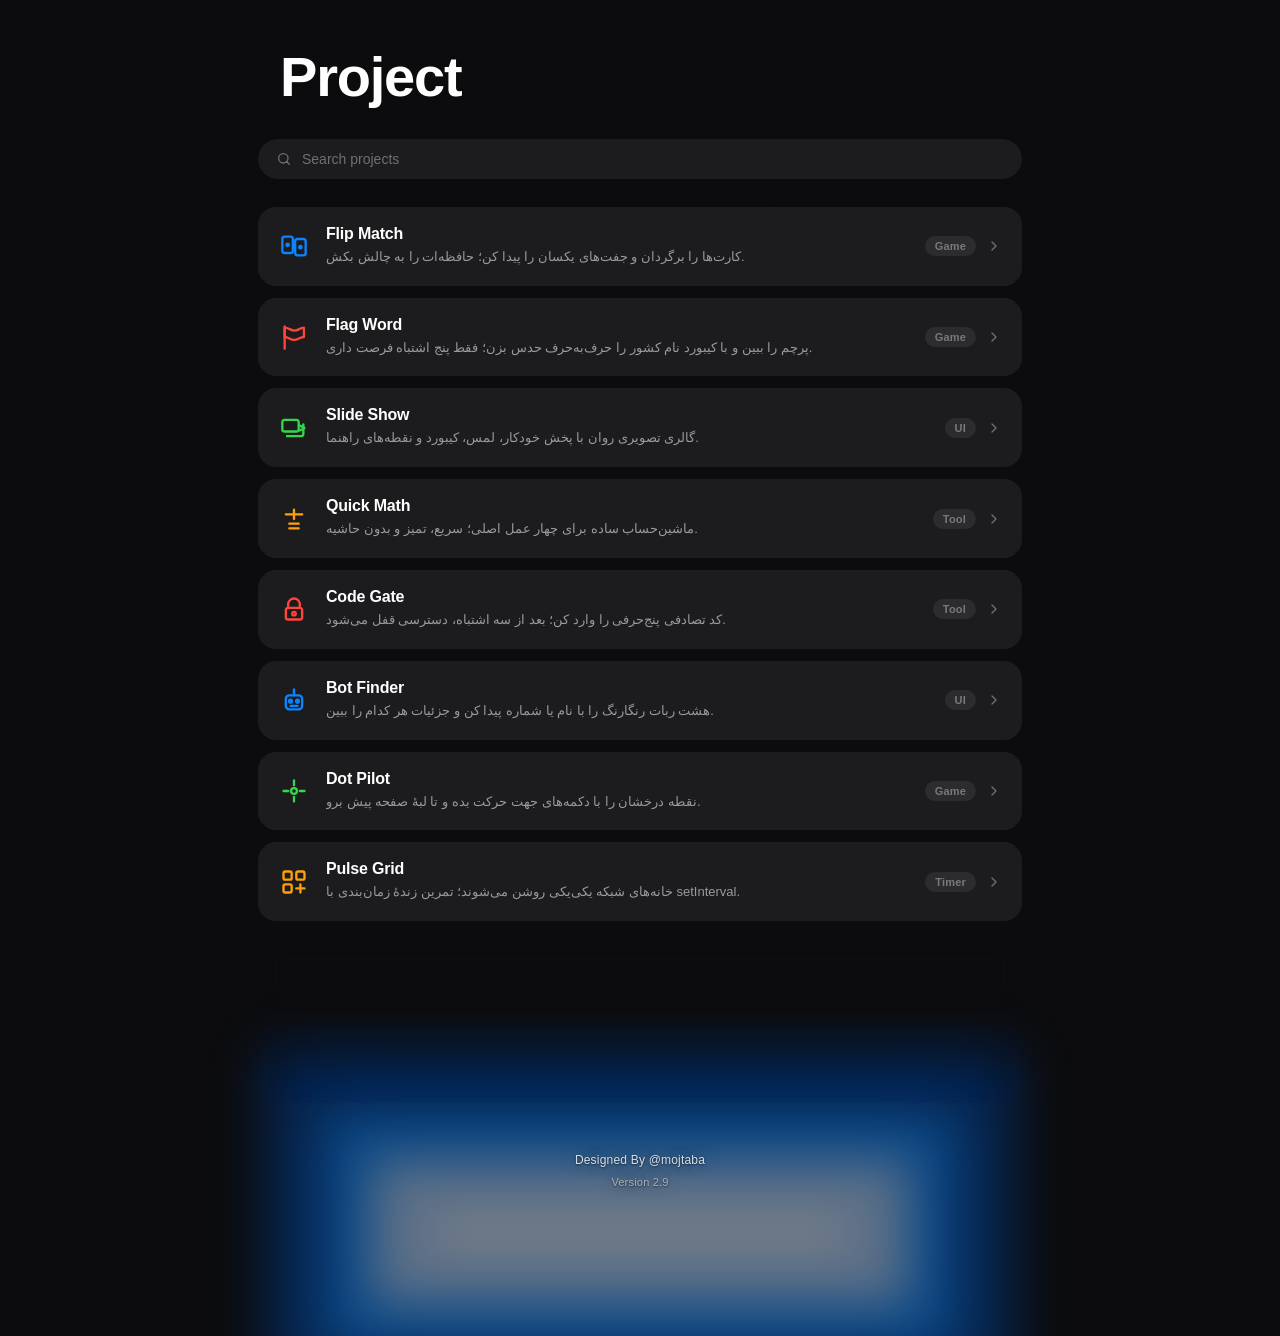
<file: index.html>
<!doctype html>
<html lang="en">
<head>
    <meta charset="UTF-8">
    <meta name="viewport"
          content="width=device-width, user-scalable=no, initial-scale=1.0, maximum-scale=1.0, minimum-scale=1.0">
    <meta name="theme-color" media="(min-width: 641px)" content="#0C0C0E">
    <meta name="theme-color" media="(max-width: 640px)" content="#000000">
    <meta http-equiv="X-UA-Compatible" content="ie=edge">

    <link rel="icon" type="image/png" sizes="64x64" href="icons/favicon.png">
    <link rel="icon" type="image/png" sizes="192x192" href="icons/icon-192.png">
    <link rel="apple-touch-icon" sizes="180x180" href="icons/apple-touch-icon.png">

    <title>Project</title>
    <link rel="stylesheet" href="style.css">
</head>
<body>

<div class="app">


    <div class="sticky-top">
        <header class="hero">
            <h1>Project</h1>
        </header>

        <div class="listHead">
            <div class="search-wrap">
                <svg viewBox="0 0 24 24" aria-hidden="true"><circle cx="11" cy="11" r="7"/><path d="m20 20-4-4"/></svg>
                <input id="search" type="search" placeholder="Search projects" aria-label="Search projects" autocomplete="off">
            </div>
        </div>
    </div>


    <div id="projects" class="box"></div>

    <div id="empty" class="empty">No project matches your search.</div>


    <div class="footer">
        <span class="footer-credit">Designed By @mojtaba</span>
        <span class="footer-version">Version 2.9</span>
    </div>

    <div class="page-end-glow" aria-hidden="true"></div>

</div>

<div id="pilot" class="pilot" data-active="false">
    <div class="pilot-menu" id="pilot-menu" role="listbox" aria-label="Suggestions" hidden></div>
    <div class="pilot-bar">
        <div class="pilot-lead" id="pilot-lead" aria-hidden="true">
            <svg class="pilot-soft-tri" viewBox="0 0 24 24"><path d="M9.2 5.8c0-1 1.1-1.6 1.9-1.1l9 5.7c.8.5.8 1.7 0 2.2l-9 5.7c-.8.5-1.9-.1-1.9-1.1V5.8z"/></svg>
        </div>
        <div class="pilot-field">
            <input
                id="pilot-input"
                class="pilot-input"
                type="text"
                autocomplete="off"
                spellcheck="false"
                placeholder="Type a command…"
                aria-label="Pilot commands"
                tabindex="-1"
            >
        </div>
    </div>
</div>

<script src="pilot.js"></script>
<script src="code.js"></script>
</body>
</html>
</file>
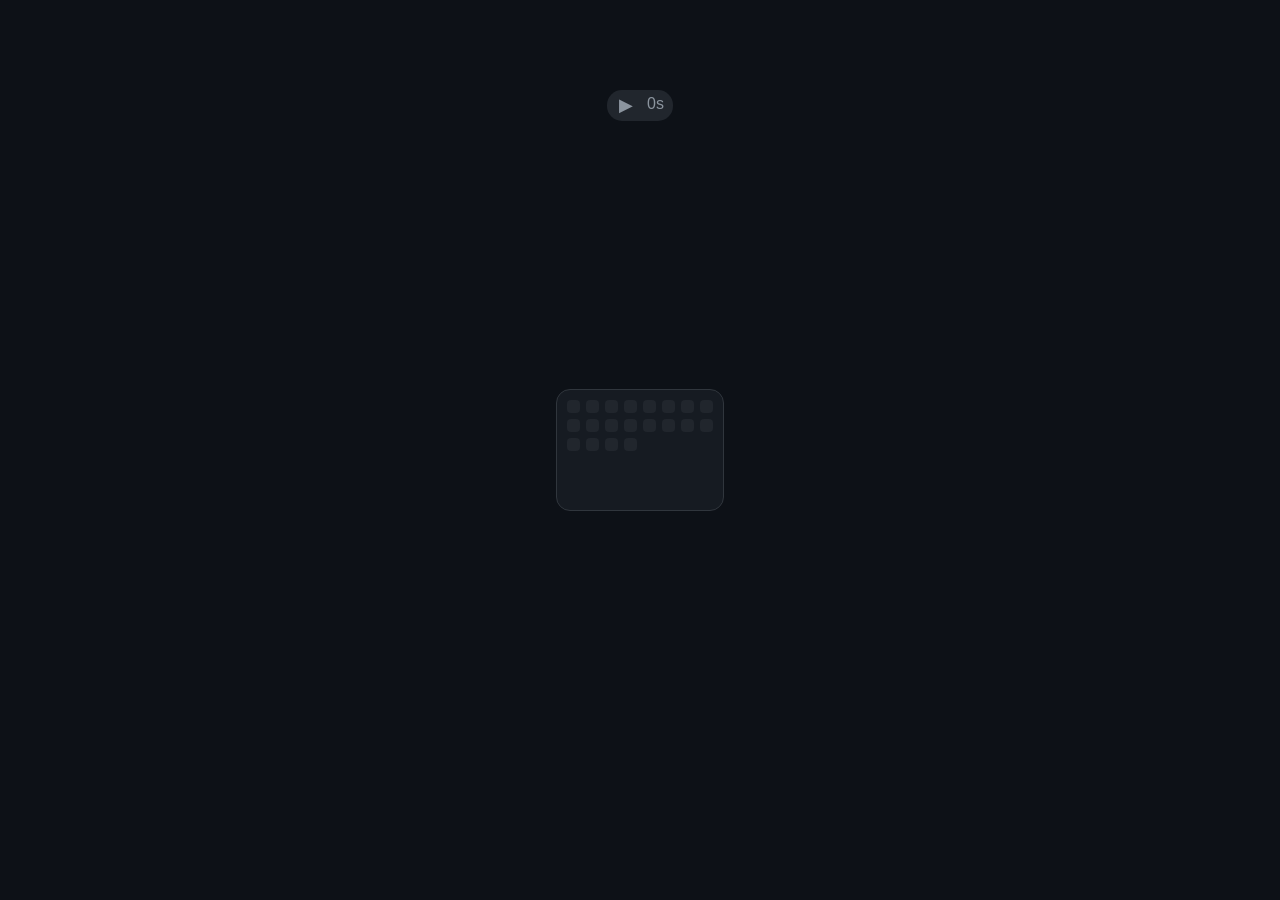
<file: w2/index.html>
<!DOCTYPE html>
<html lang="en">
<head>
    <meta charset="UTF-8">
    <title>ww2</title>
    <link rel="stylesheet" href="style.css">

</head>
<body>

<div class="d0">
    <div onclick="act(0)" class="d1"></div>
    <div onclick="act(1)" class="d1"></div>
    <div onclick="act(2)" class="d1"></div>
    <div onclick="act(3)" class="d1"></div>
    <div onclick="act(4)" class="d1"></div>
    <div onclick="act(5)" class="d1"></div>
    <div onclick="act(6)" class="d1"></div>
    <div onclick="act(7)" class="d1"></div>
    <div onclick="act(8)" class="d1"></div>
    <div onclick="act(9)" class="d1"></div>
    <div onclick="act(10)" class="d1"></div>
    <div onclick="act(11)" class="d1"></div>
    <div onclick="act(12)" class="d1"></div>
    <div onclick="act(13)" class="d1"></div>
    <div onclick="act(14)" class="d1"></div>
    <div onclick="act(15)" class="d1"></div>
    <div onclick="act(16)" class="d1"></div>
    <div onclick="act(17)" class="d1"></div>
    <div onclick="act(18)" class="d1"></div>
    <div onclick="act(19)" class="d1"></div>

</div>


<div class="dd">

    <button class="bb" id="b1" onclick="set()">▶</button>
    <button class="bb" id="b2" onclick="clr()">⏸</button>
    <button class="bb" id="b3" onclick="rst()">R</button>
    <p id="p1">0s</p>

</div>




<script src="code.js"></script>
</body>
</html>
</file>
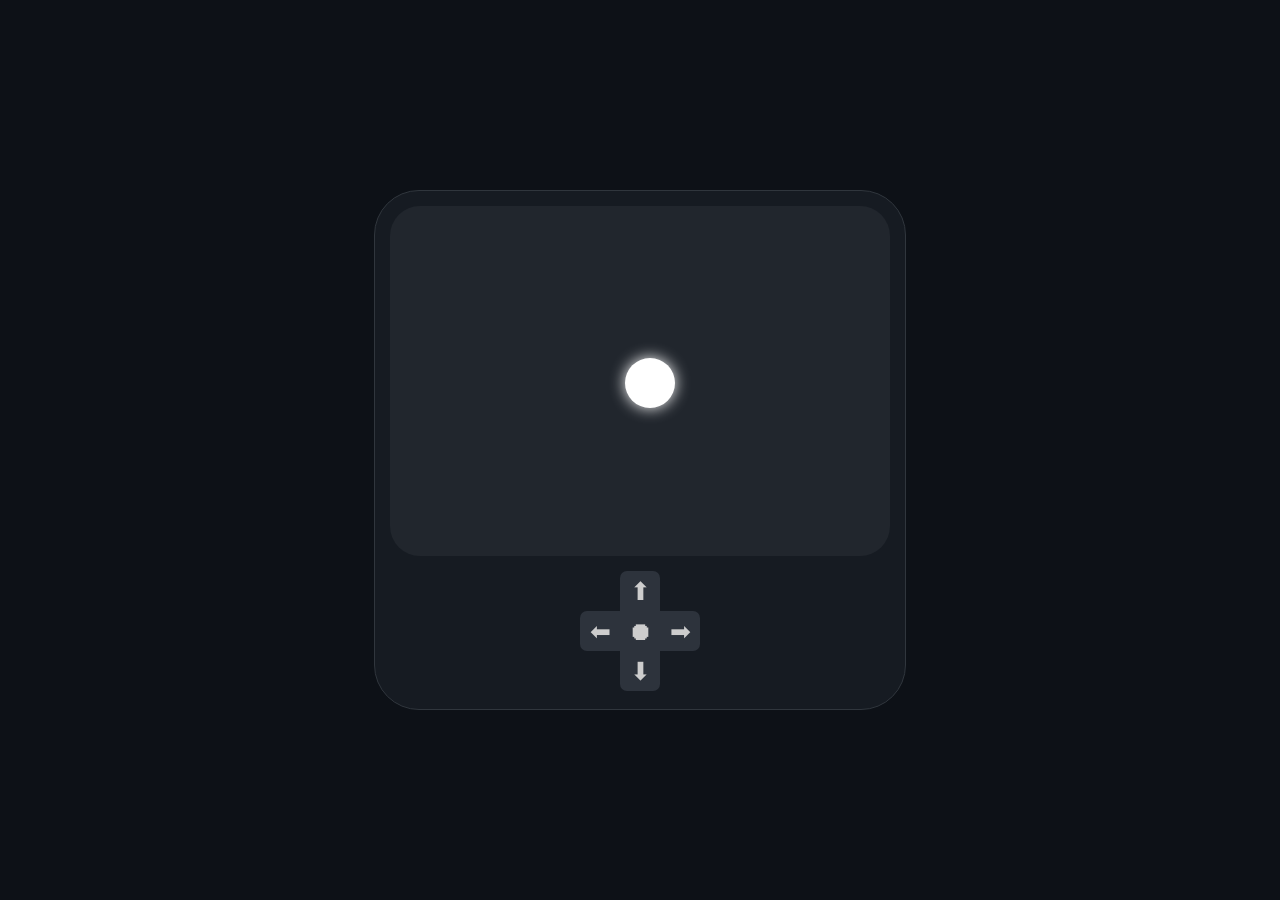
<file: w3/index.html>
<!doctype html>
<html lang="en">
<head>
    <meta charset="UTF-8">
    <meta name="viewport"
          content="width=device-width, user-scalable=no, initial-scale=1.0, maximum-scale=1.0, minimum-scale=1.0">
    <meta http-equiv="X-UA-Compatible" content="ie=edge">
    <title>Document</title>
    <link rel="stylesheet" href="style.css">
</head>
<body>

<div id="org">
    <div id="box">
        <div id="m1"></div>
    </div>

    <div id="cont">
        <button onclick="s_a()" class="bb" id="ba">⬆</button>
        <button onclick="s_d()" class="bb" id="bd">⬇</button>
        <button onclick="s_l()" class="bb" id="bl">⬅</button>
        <button onclick="s_r()" class="bb" id="br">➡</button>
        <button ondblclick="ff()" onclick="s_0()" class="bb" id="b0">⏺</button>
    </div>

</div>




<script src="code.js"></script>
</body>
</html>
</file>
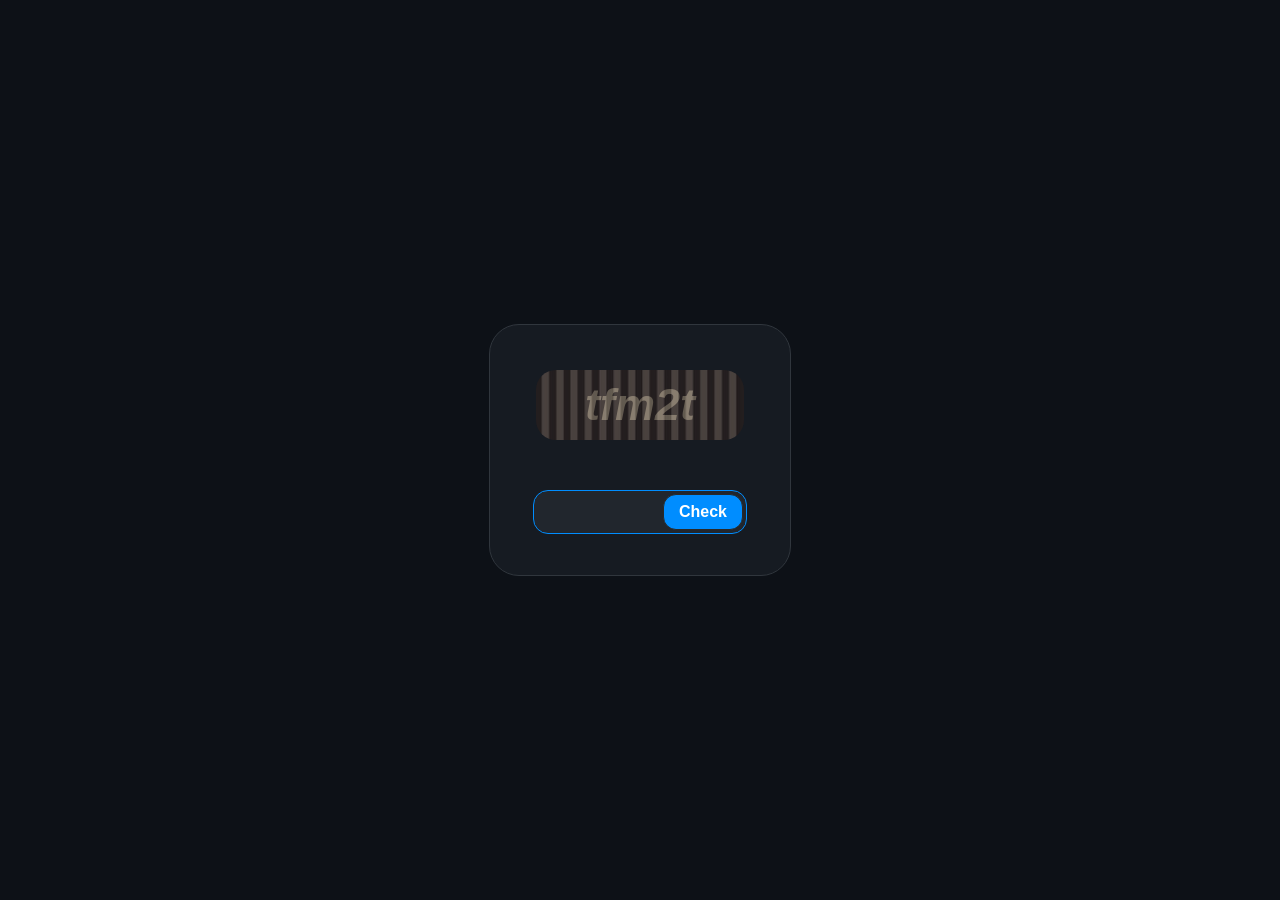
<file: w5/index.html>
<!doctype html>
<html lang="en">
<head>
    <meta charset="UTF-8">
    <meta name="viewport"
          content="width=device-width, user-scalable=no, initial-scale=1.0, maximum-scale=1.0, minimum-scale=1.0">
    <meta http-equiv="X-UA-Compatible" content="ie=edge">
    <title>Captcha</title>
    <link rel="stylesheet" href="style.css">
</head>
<body>

<div id="box">

    <h1 id="h1"></h1>
    <img id="img" src="img.png">
    <input id="i1">
    <button id="b1" onclick="f1()">Check</button>
</div>


<script src="code.js"></script>
</body>
</html>
</file>
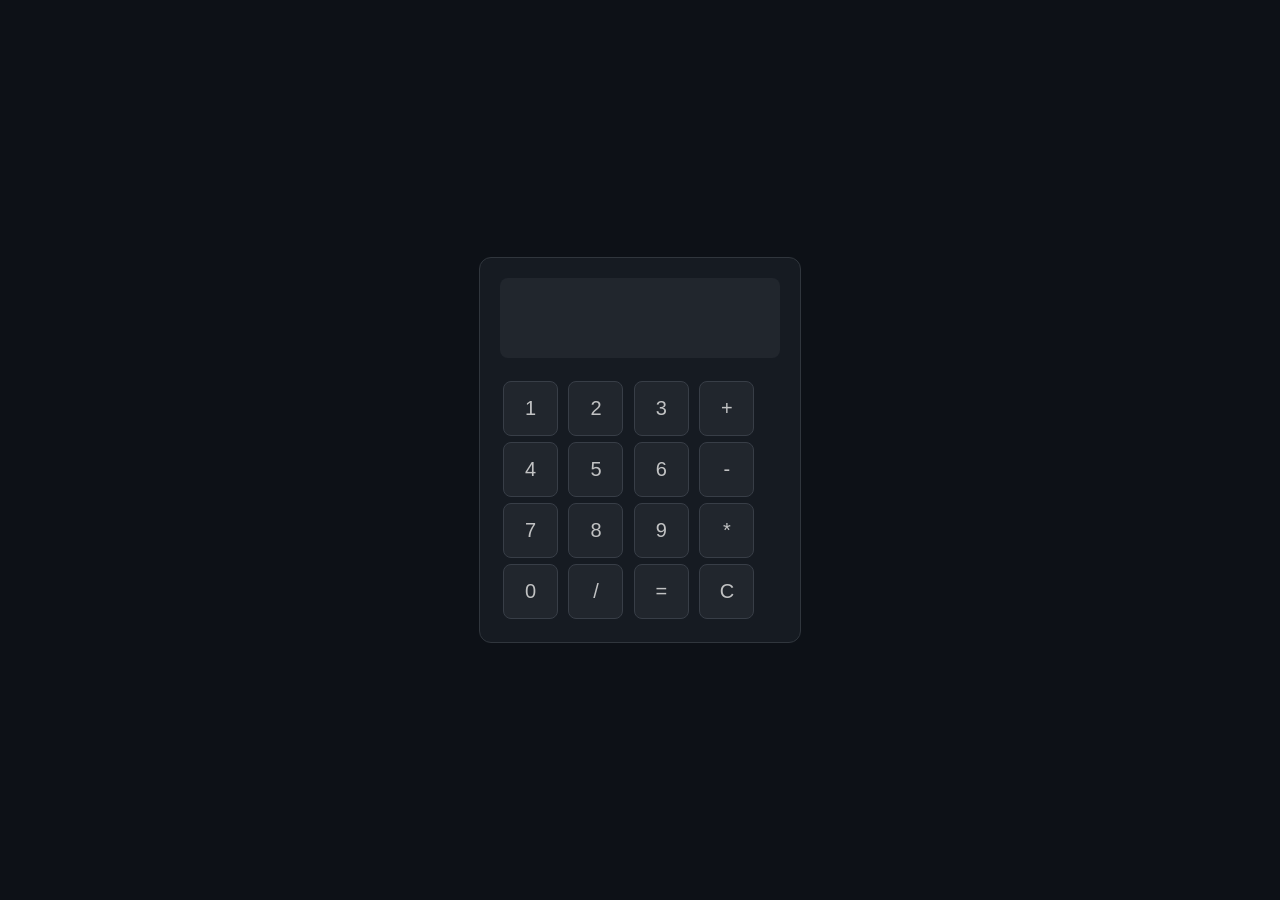
<file: w6/index.html>
<!DOCTYPE html>
<html lang="en">
<head>
    <meta charset="UTF-8">
    <meta name="viewport" content="width=device-width, initial-scale=1.0">
    <title>Calculator</title>
    <link rel="stylesheet" href="style.css">
</head>
<body>

<div id="box">

    <h1 id="h1">

    </h1>

    <button onclick="solve(this)">1</button>
    <button onclick="solve(this)">2</button>
    <button onclick="solve(this)">3</button>
    <button onclick="solve(this)">+</button>
    <button onclick="solve(this)">4</button>
    <button onclick="solve(this)">5</button>
    <button onclick="solve(this)">6</button>
    <button onclick="solve(this)">-</button>
    <button onclick="solve(this)">7</button>

    <button onclick="solve(this)">8</button>
    <button onclick="solve(this)">9</button>
    <button onclick="solve(this)">*</button>
    <button onclick="solve(this)">0</button>
    <button onclick="solve(this)">/</button>
    <button onclick="solve(this)">=</button>
    <button onclick="solve(this)">C</button>

</div>

<script src="code.js"></script>

</body>
</html>
</file>
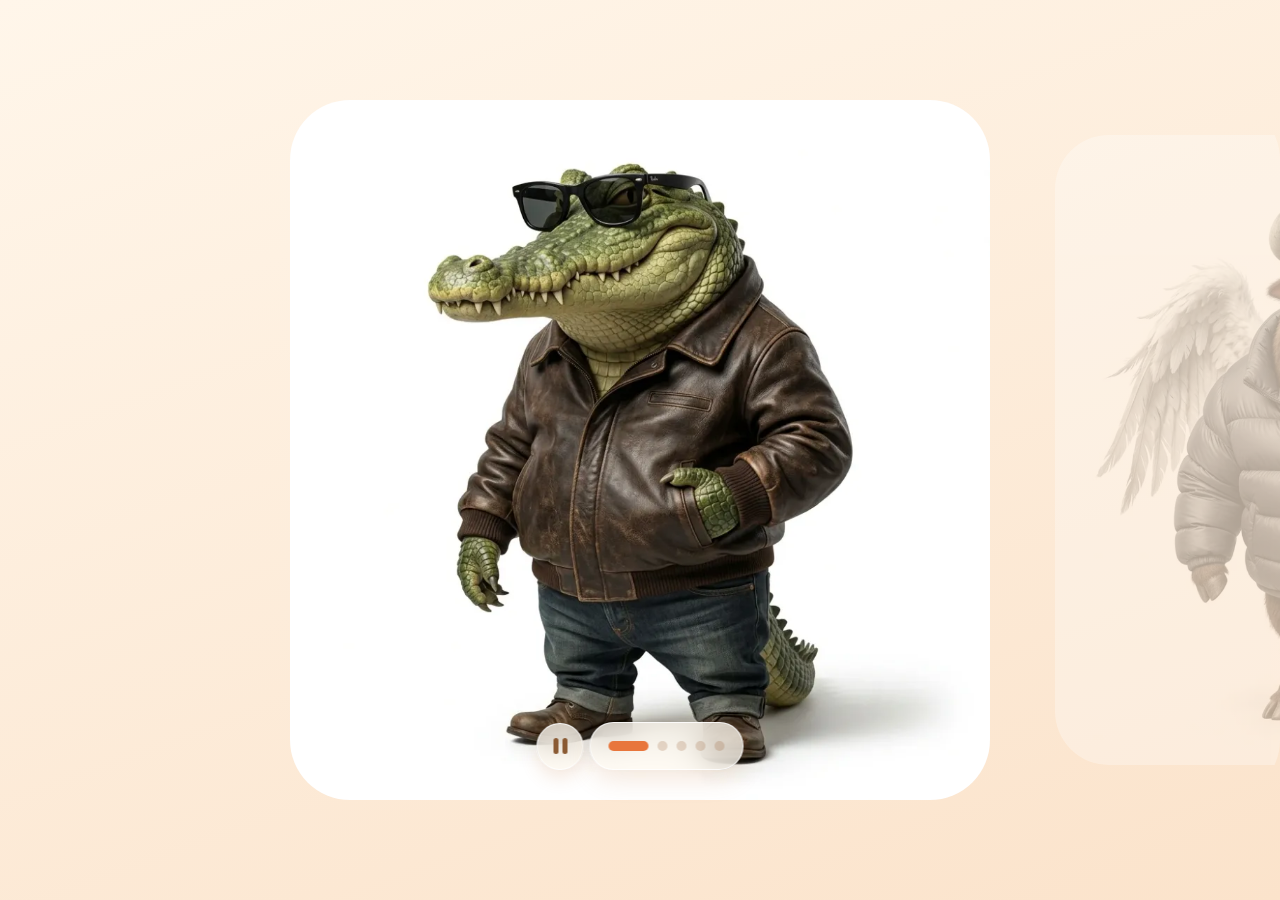
<file: w7/index.html>
<!DOCTYPE html>
<html lang="en">
<head>
    <meta charset="UTF-8">
    <meta name="viewport" content="width=device-width, initial-scale=1.0">
    <title>carouser</title>
    <link rel="stylesheet" href="style.css">
</head>
<body>

<div class="container">
    <div id="viewport">
        <div id="box">
            <img class="pic" src="img/01.png" alt="slide 1">
            <img class="pic" src="img/02.png" alt="slide 2">
            <img class="pic" src="img/03.png" alt="slide 3">
            <img class="pic" src="img/04.png" alt="slide 4">
            <img class="pic" src="img/06.png" alt="slide 5">
        </div>
    </div>

    <div id="boxing">
        <button type="button" onclick="set_timer()" id="btm" class="bt" aria-label="Pause">
            <svg class="icon icon-pause" viewBox="0 0 24 24" width="24" height="24" aria-hidden="true">
                <rect x="5" y="4" width="5" height="16" rx="2.5"/>
                <rect x="14" y="4" width="5" height="16" rx="2.5"/>
            </svg>
            <svg class="icon icon-play" viewBox="0 0 24 24" width="24" height="24" aria-hidden="true">
                <path d="M7.2 5.2v13.6c0 1.2 1.3 1.9 2.3 1.2l10.2-6.8c.9-.6.9-2 0-2.6L9.5 4c-1-.7-2.3 0-2.3 1.2z"/>
            </svg>
        </button>
        <div id="box-dot"></div>
    </div>
</div>

<script src="code.js"></script>
</body>
</html>
</file>
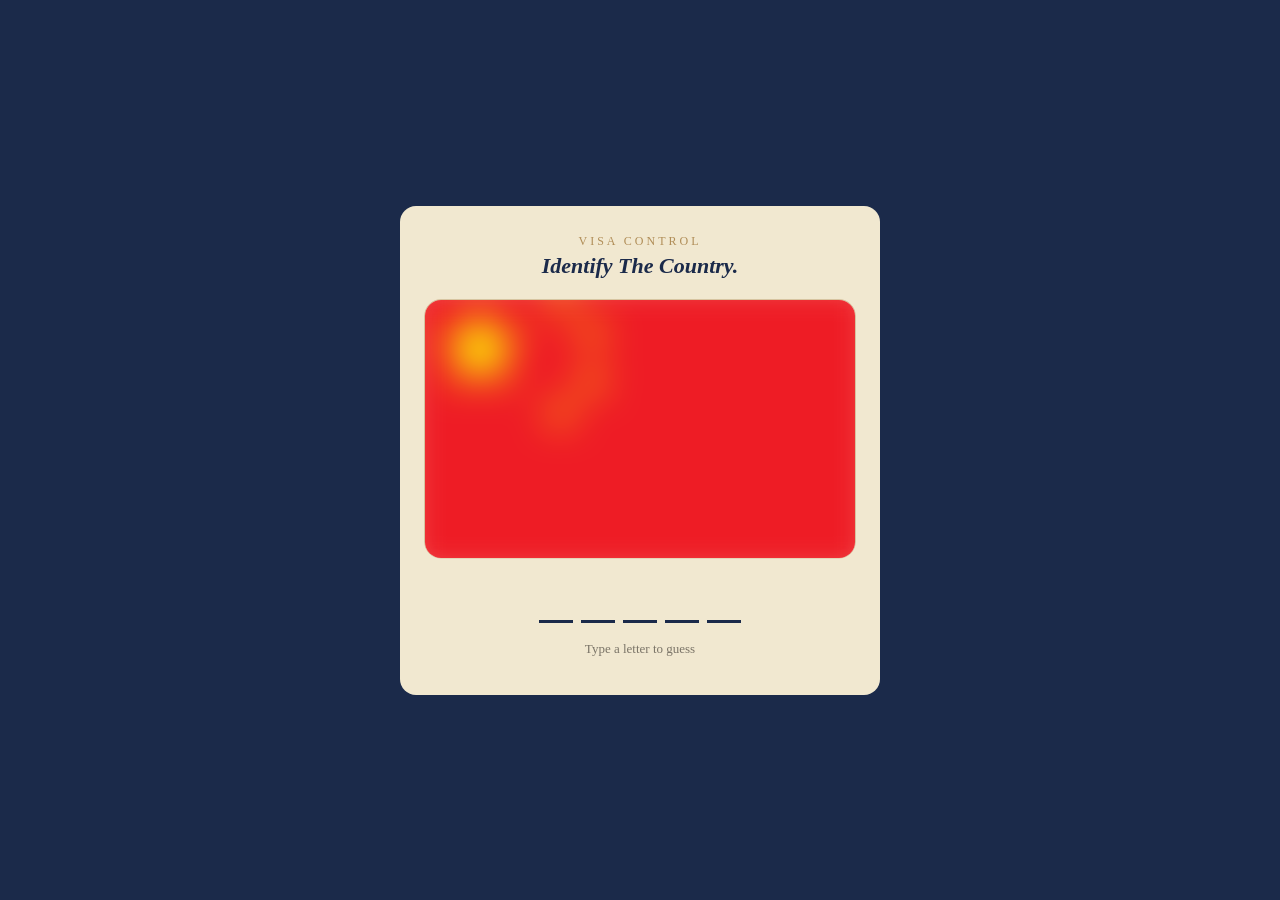
<file: w8/index.html>
<!doctype html>
<html lang="en">
<head>
    <meta charset="UTF-8">
    <meta name="viewport"
          content="width=device-width, user-scalable=no, initial-scale=1.0, maximum-scale=1.0, minimum-scale=1.0">
    <meta http-equiv="X-UA-Compatible" content="ie=edge">
    <title>HangMan</title>
    <link rel="stylesheet" href="style.css">
</head>
<body>

<div id="box">
    <p id="eyebrow">VISA CONTROL</p>
    <h2 id="title">Identify The Country.</h2>

    <div id="d1">
        <div id="pic_box"></div>
    </div>

    <h1 id="heder"></h1>

    <div id="d2">
        <p id="hint">Type a letter to guess</p>
    </div>
</div>

<script src="code.js"></script>
</body>
</html>
</file>
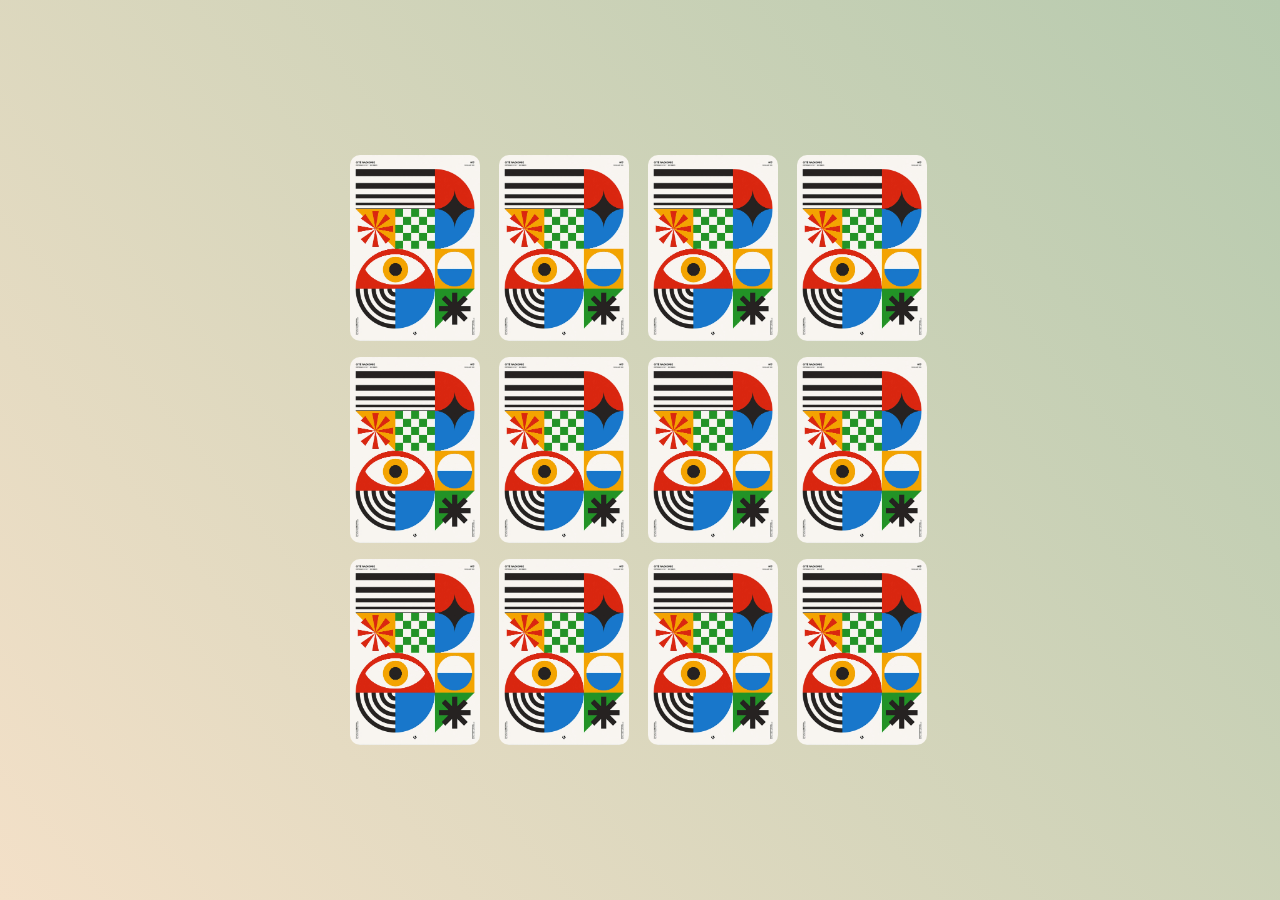
<file: w9/index.html>
<!DOCTYPE html>
<html lang="en">
<head>
    <meta charset="UTF-8">
    <meta name="viewport" content="width=device-width, initial-scale=1.0">
    <title>Memory Game</title>
    <link rel="stylesheet" href="style.css">
</head>
<body>

   <div class="box">
    <button class="card" onclick="run(this)">
        <div class="pic">
        <img class="back" src="img/01.png">
        <img class="front" src="img/back.png">
        </div>
    </button>

    <button class="card" onclick="run(this)">
        <div class="pic">
        <img class="back" src="img/02.png">
        <img class="front" src="img/back.png">
        </div>
    </button>

    <button class="card" onclick="run(this)">
        <div class="pic">
        <img class="back" src="img/03.png">
        <img class="front" src="img/back.png">
        </div>
    </button>

    <button class="card" onclick="run(this)">
        <div class="pic">
        <img class="back" src="img/04.png">
        <img class="front" src="img/back.png">
        </div>
    </button>

    <button class="card" onclick="run(this)">
        <div class="pic">
        <img class="back" src="img/05.png">
        <img class="front" src="img/back.png">
        </div>
    </button>

    <button class="card" onclick="run(this)">
        <div class="pic">
        <img class="back" src="img/06.png">
        <img class="front" src="img/back.png">
        </div>
    </button>

    <button class="card" onclick="run(this)">
        <div class="pic">
        <img class="back" src="img/01.png">
        <img class="front" src="img/back.png">
        </div>
    </button>

    <button class="card" onclick="run(this)">
        <div class="pic">
        <img class="back" src="img/02.png">
        <img class="front" src="img/back.png">
        </div>
    </button>

    <button class="card" onclick="run(this)">
        <div class="pic">
        <img class="back" src="img/03.png">
        <img class="front" src="img/back.png">
        </div>
    </button>

    <button class="card" onclick="run(this)">
        <div class="pic">
        <img class="back" src="img/04.png">
        <img class="front" src="img/back.png">
        </div>
    </button>

    <button class="card" onclick="run(this)">
        <div class="pic">
        <img class="back" src="img/05.png">
        <img class="front" src="img/back.png">
        </div>
    </button>

    <button class="card" onclick="run(this)">
        <div class="pic">
        <img class="back" src="img/06.png">
        <img class="front" src="img/back.png">
        </div>
    </button>


   </div> 

   <div class="win" id="win">

       <p>YOU WIN</p>
       <button onclick="location.reload()">Play Again</button>
       
   </div>

<script src="code.js"></script>
</body>
</html>
</file>
<file: style.css>
:root{

    --bg-mobile:#000000;
    --bg-desktop:#0C0C0E;
    --card-bg:#1C1C1E;
    --card-bg-hover:#242426;
    --icon-box-bg:#2C2C2E;
    --card-border:transparent;
    --title-color:#FFFFFF;
    --desc-color:rgba(235,235,245,0.6);

    --accent-blue:#0A84FF;
    --accent-green:#32D74B;
    --accent-red:#FF453A;
    --accent-orange:#FF9F0A;

    --brand:var(--accent-green);
    --brand-light:var(--accent-green);

    --bg-base:var(--bg-desktop);

    --glass-blur:blur(14px) saturate(115%);

    --surface:var(--card-bg);
    --surface-hover:var(--card-bg-hover);
    --surface-input:var(--card-bg);

    --card-hover:var(--card-bg-hover);
    --card-border-hover:transparent;

    --surface-border:transparent;
    --surface-border-hover:transparent;

    --chip-bg:var(--icon-box-bg);
    --chip-bg-hover:#363638;

    --accent-amber:var(--accent-orange);

    --text:var(--title-color);
    --text-soft:var(--desc-color);
    --text-faint:rgba(235,235,245,0.4);

    --org:var(--brand-light);

    --radius:18px;

    --page-pad-x:28px;
    --page-pad-top:48px;
    --page-pad-bottom:48px;
    --sticky-gap:28px;
}

html{
    background-color:var(--bg-base);

    width:100%;
    max-width:100%;
    overflow-x:clip;
    overscroll-behavior:none;
}


*{
    margin:0;
    padding:0;
    box-sizing:border-box;
}






body{

    min-height:100vh;
    min-height:100dvh;
    width:100%;
    max-width:100%;
    overflow-x:clip;
    overscroll-behavior:none;

    background:transparent;

    color:var(--text);

    font-family:
            Inter,
            -apple-system,
            BlinkMacSystemFont,
            sans-serif;

    display:flex;
    justify-content:center;

    padding:0;
}



.app{

    position:relative;

    width:100%;

    max-width:820px;

    min-height:100dvh;

    display:flex;
    flex-direction:column;

    padding:0 var(--page-pad-x) var(--page-pad-bottom);
}



/* ---------- sticky top (title + search) ---------- */

.sticky-top{

    position:sticky;
    top:0;
    z-index:20;

    flex-shrink:0;

    padding-top:var(--page-pad-top);
    padding-bottom:var(--sticky-gap);

    background:linear-gradient(
            to bottom,
            var(--bg-base) 0%,
            var(--bg-base) 36%,
            color-mix(in srgb, var(--bg-base) 85%, transparent) 58%,
            color-mix(in srgb, var(--bg-base) 40%, transparent) 78%,
            color-mix(in srgb, var(--bg-base) 12%, transparent) 92%,
            transparent 100%
    );
}



/* ---------- hero ---------- */

.hero{

    margin-bottom:32px;
}

.hero h1{

    color:var(--title-color);

    font-size:56px;
    font-weight:800;

    letter-spacing:-1.2px;
    line-height:1.05;

    padding-left:22px;
}



/* ---------- list head + search ---------- */

.listHead{

    margin-bottom:0;
}

.search-wrap{

    display:flex;
    align-items:center;

    gap:10px;

    background:var(--surface-input);

    backdrop-filter:var(--glass-blur);
    -webkit-backdrop-filter:var(--glass-blur);

    border:none;

    border-radius:999px;

    padding:12px 18px;

    width:100%;
}

.search-wrap:focus-within{
    background:var(--surface-hover);
}

.search-wrap svg{
    width:16px;
    height:16px;
    flex-shrink:0;
    fill:none;
    stroke:var(--text-faint);
    stroke-width:2;
    stroke-linecap:round;
    transition:stroke 0.22s ease, stroke-width 0.22s ease;
}

.search-wrap:focus-within svg{
    stroke:var(--title-color);
    stroke-width:2.6;
}

.search-wrap input{

    width:100%;

    background:none;
    border:none;
    outline:none;

    color:var(--text);

    font-size:14px;

    font-family:inherit;

    -webkit-appearance:none;
    appearance:none;
}

.search-wrap input::placeholder{
    color:var(--text-faint);
}

.search-wrap input::-webkit-search-cancel-button{
    -webkit-appearance:none;
}



/* ---------- pilot (desktop bottom command bar) ---------- */

.pilot{

    --pilot-text:var(--title-color);
    --pilot-muted:var(--text-faint);
    --pilot-ghost:rgba(235,235,245,0.55);
    --pilot-font:
            ui-monospace,
            "SF Mono",
            "Cascadia Mono",
            "Segoe UI Mono",
            Menlo,
            Consolas,
            monospace;
    --pilot-height:56px;
    --pilot-side-gap:20px;
    --pilot-max-width:720px;
    --pilot-idle-width:134px;
    --pilot-idle-height:9px;
    --pilot-idle-bottom:14px;
    --pilot-idle-color:transparent;

    position:fixed;
    left:50%;
    bottom:var(--pilot-idle-bottom);
    z-index:9999;

    box-sizing:border-box;
    transform:translateX(-50%);

    display:flex;
    align-items:center;
    gap:12px;

    width:var(--pilot-idle-width);
    height:var(--pilot-idle-height);
    min-height:var(--pilot-idle-height);
    padding:0;

    overflow:hidden;
    cursor:default;
    pointer-events:none;

    border:none;
    border-radius:999px;
    background:var(--pilot-idle-color);
    box-shadow:none;
    opacity:0;

    transition:
            width 320ms cubic-bezier(0.22, 1, 0.36, 1),
            height 320ms cubic-bezier(0.22, 1, 0.36, 1),
            min-height 320ms cubic-bezier(0.22, 1, 0.36, 1),
            padding 280ms cubic-bezier(0.22, 1, 0.36, 1),
            bottom 280ms cubic-bezier(0.22, 1, 0.36, 1),
            border-radius 280ms cubic-bezier(0.22, 1, 0.36, 1),
            border-color 220ms ease,
            background 220ms ease,
            box-shadow 280ms ease,
            opacity 220ms ease;
}

.pilot.is-active{

    bottom:var(--pilot-side-gap);
    width:min(var(--pilot-max-width), calc(100% - (var(--pilot-side-gap) * 2)));
    height:auto;
    min-height:0;
    padding:0;

    overflow:visible;
    opacity:1;
    pointer-events:auto;

    border:none;
    border-radius:0;
    background:transparent;
    box-shadow:none;
    cursor:text;

    backdrop-filter:none;
    -webkit-backdrop-filter:none;
}

.pilot.is-active:focus-within{
    background:transparent;
    border-color:transparent;
}

.pilot-bar{

    display:flex;
    align-items:center;
    gap:12px;

    width:100%;
    height:var(--pilot-height);
    min-height:var(--pilot-height);
    padding:0 20px;

    border:1px solid rgba(255,255,255,0.14);
    border-radius:var(--radius);

    background:rgba(28,28,30,0.72);

    backdrop-filter:blur(22px) saturate(140%);
    -webkit-backdrop-filter:blur(22px) saturate(140%);

    box-shadow:0 12px 40px rgba(0,0,0,0.45);
}

.pilot.is-active:focus-within .pilot-bar{
    background:rgba(36,36,38,0.78);
    border-color:rgba(255,255,255,0.22);
}

.pilot-menu{

    position:absolute;
    left:0;
    right:0;
    bottom:calc(100% + 10px);

    display:none;
    flex-direction:column;

    max-height:240px;
    overflow-x:hidden;
    overflow-y:auto;

    padding:6px;

    border:1px solid rgba(255,255,255,0.16);
    border-radius:var(--radius);

    background:rgba(20,20,22,0.28);

    backdrop-filter:blur(28px) saturate(160%);
    -webkit-backdrop-filter:blur(28px) saturate(160%);

    box-shadow:0 12px 40px rgba(0,0,0,0.4);
}

.pilot-menu.is-open{
    display:flex;
}

.pilot-menu-item{

    flex-shrink:0;

    padding:10px 12px;

    border-radius:12px;

    color:var(--text-soft);

    font-family:var(--pilot-font);
    font-size:14px;
    font-weight:500;
    letter-spacing:0.02em;
    line-height:1.3;

    cursor:pointer;
    user-select:none;
}

.pilot-menu-item.is-active,
.pilot-menu-item:hover{
    color:var(--title-color);
    background:rgba(255,255,255,0.08);
}

.pilot-lead,
.pilot-field{
    opacity:0;
    pointer-events:none;
    transition:opacity 160ms ease;
}

.pilot.is-active .pilot-lead,
.pilot.is-active .pilot-field{
    opacity:1;
    pointer-events:auto;
    transition:opacity 200ms ease 140ms;
}

.pilot-lead{

    display:flex;
    align-items:center;
    justify-content:center;

    flex-shrink:0;

    width:18px;
    height:18px;

    margin-left:-2px;

    color:var(--text-faint);

    pointer-events:none;
    user-select:none;

    transition:color 0.22s ease;
}

.pilot.is-active .pilot-lead{
    color:var(--title-color);
}

.pilot-lead svg{

    width:18px;
    height:18px;

    display:block;

    fill:none;
    stroke:currentColor;
    stroke-width:2;
    stroke-linecap:round;
    stroke-linejoin:round;
}

.pilot-lead svg.pilot-soft-tri{
    fill:none;
    stroke:currentColor;
}

.pilot-hash{

    display:block;

    font-family:var(--pilot-font);
    font-size:18px;
    font-weight:700;
    line-height:1;
    letter-spacing:0;
}

.pilot-field{

    position:relative;

    display:flex;
    align-items:center;

    width:100%;
    min-width:0;

    overflow:hidden;
}

.pilot-input{

    position:relative;
    z-index:1;

    width:100%;

    margin:0;
    padding:0;

    background:transparent;
    border:none;
    outline:none;

    color:var(--pilot-text);
    caret-color:var(--pilot-text);

    font-family:var(--pilot-font);
    font-size:15px;
    font-weight:500;
    letter-spacing:0.03em;
    line-height:1.35;
    font-variant-ligatures:none;

    -webkit-appearance:none;
    appearance:none;
}

.pilot-input::placeholder{
    color:var(--pilot-muted);
    opacity:1;
}

.pilot-input:focus{
    outline:none;
}

.pilot:not(.is-active) .pilot-input{
    caret-color:transparent;
}

@media (min-width:641px){
    body{
        padding-bottom:calc(var(--pilot-height, 56px) + 40px);
    }
}



/* ---------- project list ---------- */

.box{

    display:flex;

    flex-direction:column;

    gap:12px;
}



.card{

    --card-accent:var(--brand);

    background:var(--surface);

    backdrop-filter:var(--glass-blur);
    -webkit-backdrop-filter:var(--glass-blur);

    border:none;

    border-radius:var(--radius);

    display:flex;

    justify-content:space-between;

    align-items:center;

    text-decoration:none;

    padding:18px 20px 18px 22px;

}

.card--red{
    --card-accent:var(--accent-red);
}

.card--blue{
    --card-accent:var(--accent-blue);
}

.card--amber{
    --card-accent:var(--accent-amber);
}

.card--green{
    --card-accent:var(--accent-green);
}


.card.is-active{

    background:var(--card-hover);
}

.card:focus-visible{
    outline:none;
}

.card:focus{
    outline:none;
}


.dd{

    display:flex;

    align-items:center;

    gap:18px;

    min-width:0;
}



.chip{

    display:flex;
    justify-content:center;
    align-items:center;

    flex-shrink:0;

    color:var(--card-accent);

    background:none;

    border:none;
}

.chip svg{
    width:28px;
    height:28px;
    fill:none;
    stroke:currentColor;
    stroke-width:2;
    stroke-linecap:round;
    stroke-linejoin:round;
    transform-origin:center;
    transition:transform 0.45s cubic-bezier(0.34, 1.56, 0.64, 1);
}



.inf{
    min-width:0;
}

.h3{

    color:var(--title-color);

    font-size:16px;

    font-weight:600;

    letter-spacing:-0.2px;
}

.inf p{

    margin-top:4px;

    color:var(--desc-color);

    font-size:13px;

    font-weight:400;

    line-height:1.6;

    display:-webkit-box;
    -webkit-line-clamp:2;
    -webkit-box-orient:vertical;
    overflow:hidden;
}


.card.is-active .h3{

    color:var(--title-color);
}

.card.is-active .inf p{

    color:#B4B4BC;
}

.card.is-active .chip{
    color:var(--card-accent);
}

.card.is-active .chip svg{
    transform:scale(1.18) translateY(-1px);
}

.card.is-active .tag{
    color:var(--text-soft);
    background:var(--chip-bg-hover);
}

.card.is-active .row{
    color:var(--card-accent);
}



.meta{

    display:flex;
    align-items:center;

    gap:10px;

    flex-shrink:0;

    margin-left:14px;
}

.tag{

    font-size:11px;
    font-weight:600;

    letter-spacing:0.2px;

    color:var(--text-faint);

    background:var(--chip-bg);

    border:none;

    border-radius:999px;

    padding:4px 10px;
}

.row{

    display:flex;
    align-items:center;

    color:var(--text-faint);
}

.row svg{
    width:16px;
    height:16px;
    fill:none;
    stroke:currentColor;
    stroke-width:2;
    stroke-linecap:round;
    stroke-linejoin:round;
}



/* ---------- empty state ---------- */

.empty{

    display:none;

    text-align:center;

    padding:36px 20px;

    color:var(--text-soft);

    font-size:14px;

    background:var(--surface);

    backdrop-filter:var(--glass-blur);
    -webkit-backdrop-filter:var(--glass-blur);

    border:none;

    border-radius:var(--radius);
}

.footer{

    margin-top:auto;

    padding-top:48px;

    display:flex;
    flex-direction:column;
    align-items:center;
    gap:4px;

    text-align:center;

    font-size:12px;

    line-height:1.6;

    letter-spacing:0.2px;

    text-shadow:
            0 1px 2px rgba(0,0,0,0.55),
            0 0 18px rgba(0,0,0,0.35);
}

.footer-credit{

    color:rgba(255,255,255,0.82);

    font-weight:500;
}

.footer-version{

    color:rgba(255,255,255,0.55);

    font-size:11px;
}

.footer-upload{

    color:rgba(255,255,255,0.45);

    font-size:11px;

    text-decoration:none;
}

.footer-upload:hover{
    color:rgba(255,255,255,0.75);
}

.page-end-glow{

    position:absolute;

    left:50%;

    bottom:8px;

    z-index:0;

    width:80%;

    height:0;

    border-radius:9999px;

    transform:translateX(-50%) scale(0.6);

    background:#fff;

    opacity:0.5;

    pointer-events:none;

    transform-origin:center bottom;

    box-shadow:
            0 0 80px 20px rgb(255,255,255),
            0 0 80px 120px rgb(170,210,255),
            0 0 80px 200px rgb(10,132,255),
            0 0 80px 300px rgb(0,60,140);
}

@keyframes glowWelcome{
    0%{
        opacity:0;
        transform:translateX(-50%) scale(0.18);
    }
    50%{
        opacity:0.8;
        transform:translateX(-50%) scale(1.04);
    }
    100%{
        opacity:0.5;
        transform:translateX(-50%) scale(0.6);
    }
}

@media (max-width:640px){
    .page-end-glow{
        opacity:0;
        transform:translateX(-50%) scale(0.2);
        animation:glowWelcome 2.6s cubic-bezier(0.22, 1, 0.36, 1) 0.25s forwards;
    }
}

@media (prefers-reduced-motion:reduce){
    .page-end-glow{
        animation:none;
        opacity:0.5;
        transform:translateX(-50%) scale(0.6);
    }
}


.box,
.empty,
.footer{
    position:relative;
    z-index:1;
}



/* ---------- responsive ---------- */

@media (min-width:641px){

    .card:hover{
        background:var(--card-hover);
    }

    .card:hover .h3{
        color:var(--title-color);
    }

    .card:hover .inf p{
        color:#B4B4BC;
    }

    .card:hover .chip{
        color:var(--card-accent);
    }

    .card:hover .chip svg{
        transform:scale(1.18) translateY(-1px);
    }

    .card:hover .tag{
        color:var(--text-soft);
        background:var(--chip-bg-hover);
    }

    .card:hover .row{
        color:var(--card-accent);
    }

}

@media (max-width:640px){

    :root{
        --bg-base:var(--bg-mobile);
        --page-pad-x:20px;
        --page-pad-top:40px;
        --page-pad-bottom:36px;
        --sticky-gap:24px;
    }

    .hero{
        margin-bottom:28px;
    }

    .hero h1{
        padding-left:20px;
    }

    .search-wrap{
        padding:12px 16px;
        gap:10px;
    }

    .search-wrap input{
        font-size:16px;
    }

    .pilot{
        display:none !important;
    }

    .card{
        --card-pad-y:14px;
        --card-pad-icon:22px;
        padding:var(--card-pad-y) 18px var(--card-pad-y) var(--card-pad-icon);
    }

    .dd{
        flex:1;
        width:100%;
        min-width:0;
        align-items:center;
        gap:var(--card-pad-icon);
    }

    .chip{
        width:32px;
        height:32px;
        flex-shrink:0;
    }

    .chip svg{
        width:30px;
        height:30px;
        display:block;
    }

    .inf{
        flex:1;
        min-width:0;
        text-align:left;
    }

    .h3{
        font-size:15px;
    }

    .inf p{
        margin-top:2px;
        font-size:13px;
        line-height:1.4;
    }

    .meta{
        display:none;
    }

    .footer{
        padding-top:40px;
    }

}



@media (max-width:430px){

    :root{
        --page-pad-top:max(32px, env(safe-area-inset-top));
        --page-pad-bottom:max(28px, env(safe-area-inset-bottom));
        --sticky-gap:22px;
    }

    .app{
        padding-left:max(18px, env(safe-area-inset-left));
        padding-right:max(18px, env(safe-area-inset-right));
    }

    .hero{
        margin-bottom:24px;
    }

    .hero h1{
        font-size:42px;
        letter-spacing:-0.8px;
        line-height:1.06;
        padding-left:18px;
    }

    .search-wrap{
        padding:13px 16px;
    }

    .card{
        --card-pad-y:13px;
        --card-pad-icon:20px;
        padding:var(--card-pad-y) 16px var(--card-pad-y) var(--card-pad-icon);
    }

    .footer{
        padding-top:36px;
    }

    .footer-credit{
        font-size:11px;
    }

    .footer-version{
        font-size:10px;
    }

}
</file>
<file: w2/style.css>
html {
    background: #0d1117;
    overflow: hidden;
    height: 100%;
    height: 100dvh;
}

body {
    font-family: sans-serif;
    background: #0d1117;
    display: flex;
    justify-content: center;
    align-items: center;
    color: #c9d1d9;
    margin: 0;
    height: 100%;
    height: 100dvh;
    max-height: 100dvh;
    overflow: hidden;
    overscroll-behavior: none;
    box-sizing: border-box;

}


.d0 {
    background: #161b22;
    width: fit-content;
    height: 100px;
    padding: 10px;
    border-radius: 14px;
    border: 0.5px solid #30363d;
    display: grid;
    grid-template-columns: repeat(8, 13px);
    grid-template-rows: repeat(4, 13px);
    gap: 6px;
}


.d1 {
    background: #21262d;
    width: 13px;
    height: 13px;
    border-radius: 4px;
    display: block;
    margin: 0;
    padding: 0;
    cursor: pointer;

}


.bb {
    position: relative;
    bottom: 1px;
    background: transparent;
    border-radius: 20px;
    width: 25px;
    height: 25px;
    border: none;
    color: #8b949e;
    font-size: 18px;
    transition: 200ms;
    cursor: pointer;

}

#b2, #b3 {
    display: none;
    color: #c9d1d9;
}

#p1 {
    position: relative;
    height: 16px;
    width: 16px;
    border: rgba(201, 209, 217, 0) 2px solid;
    margin: 0;
    color: #8b949e;

}

.dd {
    border: 1px solid rgba(48, 54, 61, 0);
    position: absolute;
    top: 90px;
    display: grid;
    grid-template-columns: repeat(2, 30px);
    justify-items: center;
    background: #21262d;
    border-radius: 15px;
    padding: 2px;

}
.dd:hover #p1 , .dd:hover .bb{
    transition: 200ms;
    color: #c9d1d9;
}
</file>
<file: w3/style.css>
* {
    box-sizing: border-box;
    margin: 0;
    padding: 0;

}

html {
    background: #0D1117;
    overflow: hidden;
    height: 100%;
    height: 100dvh;
}

body {
    background: #0D1117;
    color: white;
    display: flex;
    justify-content: center;
    align-items: center;
    margin: 0;
    height: 100%;
    height: 100dvh;
    max-height: 100dvh;
    overflow: hidden;
    overscroll-behavior: none;
    box-sizing: border-box;

}

#org {

    background: #161B22;
    border: 0.5px solid #30363d;
    border-radius: 45px;
    position: relative;
    top: auto;
    padding: 15px;
    height: 520px;
    max-height: calc(100dvh - 32px);
    display: flex;
    justify-content: center;
    max-width: calc(100% - 24px);
    box-sizing: border-box;
}

#box {

    background: #21262D;

    border-radius: 30px;
    width: 500px;
    max-width: 100%;
    height: 350px;
    position: relative;
    top: 0;
}

#m1 {
    position: absolute;
    width: 50px;
    height: 50px;
    background: #fff;
    box-shadow: 0 0 15px #fff;
    top: 152px;
    left: 235px;
    border-radius: 50%;

}

#cont {
    position: absolute;
    width: 120px;
    height: 120px;
    top: 380px;


}

.bb {
    position: absolute;
    width: 40px;
    height: 40px;
    font-size: 25px;
    color: #cdcdcd;
    border-radius: 0;
    border: none;
    background: #2d333c;
}

.bb:disabled {
    color: #39d353;
}

#b0 {
    top: 40px;
    left: 40px;

}
#ba {
    top: 0;
    left: 40px;
    border-radius: 7px 7px 0 0;


}
#bd {
    top: 80px;
    left: 40px;
    border-radius: 0 0 7px 7px;
}
#bl {
    top: 40px;
    left: 0;
    border-radius: 7px 0 0 7px;
}
#br {
    top: 40px;
    left: 80px;
    border-radius: 0 7px 7px 0;
}
</file>
<file: w5/style.css>
html{
    background: #0D1117;
    overflow: hidden;
    height: 100%;
    height: 100dvh;
}

body{
    font-family: Arial, sans-serif;
    margin: 0;
    background: #0D1117;
    display: flex;
    justify-content: center;
    align-items: center;
    height: 100%;
    height: 100dvh;
    max-height: 100dvh;
    overflow: hidden;
    overscroll-behavior: none;
    box-sizing: border-box;
}


#box {
    background: #161B22;
    width: 300px;
    height: 250px;
    display: flex;
    justify-content: center;
    border: 1px solid #30363D;
    border-radius: 30px;
    position: relative;
}

#h1 {
    position: absolute;
    top: 15px;
    color: #7e7468;
    background: #241E22;
    display: flex;
    justify-content: center;
    align-items: center;
    width: 208px;
    height: 70px;
    font-size: 45px;
    font-style: oblique;
    border-radius: 20px;


}

#img  {
    opacity: 30%;
    position: absolute;
    top: 45px;
    width: 208px;
    height: 70px;
    border-radius: 20px;

}

#i1 {
    position: absolute;
    top: 165px;
    width: 190px;
    height: 40px;
    font-size: 20px;
    outline: none;
    color: #fff;
    background: #21262D;
    border: 1px solid rgb(0, 141, 255);
    border-radius: 15px;
    padding-left:20px ;
}

#i1:focus {
    border: 1px solid #008DFF;
}

#b1 {
    position: absolute;
    top: 169px;
    right: 47px;
    height: 36px;
    width: 80px;
    background: #008DFF;
    border: 1px solid #292929;
    border-radius: 13px;
    color: white;
    font-size: 16px;
    font-weight: bolder;
}
</file>
<file: w6/style.css>
html {
    background: #0D1117;
    overflow: hidden;
    height: 100%;
    height: 100dvh;
}

body {
    margin: 0;
    height: 100%;
    height: 100dvh;
    max-height: 100dvh;
    display: flex;
    justify-content: center;
    align-items: center;
    font-family: Arial, Helvetica, sans-serif;
    background-color: #0D1117;
    overflow: hidden;
    overscroll-behavior: none;
    box-sizing: border-box;
}

#box {
    width: 280px;
    padding: 20px;
    background-color: #161B22;
    border: 1px solid #30363D;
    border-radius: 12px;

}

#h1 {
    height: 60px;
    margin: 0 0 20px 0;
    padding: 10px;
    background: #21262D;
    color: #3AD353;
    border-radius: 8px;
    text-align: right;
    overflow: hidden;
}

button {
    width: 55px;
    height: 55px;
    font-size: 20px;
    border-radius: 8px;
    cursor: pointer;
    margin: 3px;
    background: #21262D;
    border: 0.5px solid #383E47;
    color: #C1C2C3;
    transition: 300ms;
}

button:hover {
    color: #3AD353;
    background: #2A3139;
}
</file>
<file: w7/style.css>
:root {
    --glass-bg: rgba(255, 250, 240, 0.75);
    --glass-border: rgba(255, 255, 255, 0.8);
    --shadow-color: rgba(190, 110, 50, 0.16);
    --accent: #E8763C;
    --text-color: #8A5A33;
    --speed: 0.25s ease-out;
    --slide-size: min(90vw, 700px, calc(100dvh - 40px));
    --slide-gap: min(4vw, 30px);
    --page-bg: #FFF6EA;
}

html {
    background: var(--page-bg);
    overflow: hidden;
    width: 100%;
    max-width: 100%;
    height: 100%;
    height: 100dvh;
}

body {
    font-family: sans-serif;
    display: flex;
    justify-content: center;
    height: 100%;
    height: 100dvh;
    max-height: 100dvh;
    margin: 0;
    align-items: center;
    overflow: hidden;
    overscroll-behavior: none;
    width: 100%;
    max-width: 100%;
    box-sizing: border-box;
    background-color: var(--page-bg);
    background-image: linear-gradient(160deg, #FFF6EA, #FBE3CB);
    background-repeat: no-repeat;
}

.container {
    position: relative;
    display: flex;
    justify-content: center;
    width: 100%;
}

#viewport {
    width: 100%;
    height: var(--slide-size);
    border-radius: 60px;
    background: none;
    overflow: hidden;
    perspective: 1500px;
}

#box {
    height: var(--slide-size);
    width: var(--slide-size);
    border-radius: 60px;
    display: flex;
    transition: transform 0.5s ease;
}

.pic {
    width: var(--slide-size);
    height: var(--slide-size);
    margin-right: var(--slide-gap);
    border-radius: 60px;
    transition: opacity 0.5s ease, transform 0.5s ease;
    opacity: 0.3;
    transform: scale(0.9);
    object-fit: cover;
    flex-shrink: 0;
    cursor: pointer;
    user-select: none;
    -webkit-user-drag: none;
}
.on-pic {
    opacity: 1;
    transform: scale(1);
    cursor: default;
}


#boxing {
    position: absolute;
    bottom: 30px;
    left: 50%;
    transform: translateX(-50%);
    display: flex;
    align-items: center;
    gap: 6px;
    z-index: 10;
}

#box-dot {
    display: flex;
    align-items: center;
    gap: 9px;
    background: var(--glass-bg);
    backdrop-filter: blur(14px);
    -webkit-backdrop-filter: blur(14px);
    border: 0.5px solid var(--glass-border);
    padding: 18px;
    position: relative;
    border-radius: 50px;
    box-shadow: 0 10px 25px var(--shadow-color);
    transition: var(--speed);
}
#box-dot:hover {
    background: rgb(255, 250, 240);
    box-shadow: 0 12px 28px rgba(190, 110, 50, 0.22);
}


.dot {
    width: 10px;
    height: 10px;
    border-radius: 8px;
    background: rgba(150,90,50,0.22);
    transition: var(--speed);
    cursor: pointer;
    flex-shrink: 0;
}
.dot:hover {
    transform: scale(1.3);
    background: rgba(150, 90, 50, 0.4);
}
.dot:active {
    transform: scale(0.92);
}
.on-dot {
    width: 40px;
    background: var(--accent);
}
.on-dot:hover {
    transform: none;
    background: var(--accent);
}


#btm {
    -webkit-appearance: none;
    appearance: none;
    background: var(--glass-bg);
    backdrop-filter: blur(14px);
    -webkit-backdrop-filter: blur(14px);
    border: 0.5px solid var(--glass-border);
    width: 47px;
    height: 47px;
    min-width: 47px;
    min-height: 47px;
    position: relative;
    border-radius: 50%;
    padding: 0;
    margin: 0;
    cursor: pointer;
    box-shadow: 0 8px 18px var(--shadow-color);
    color: var(--text-color);
    transition: var(--speed);
    display: grid;
    place-items: center;
    overflow: visible;
}
#btm .icon {
    grid-area: 1 / 1;
    width: 24px;
    height: 24px;
    fill: currentColor;
    display: block;
    pointer-events: none;
}
#btm .icon-play {
    opacity: 0;
}
#btm .icon-pause {
    opacity: 1;
}
#btm.is-paused .icon-pause {
    opacity: 0;
}
#btm.is-paused .icon-play {
    opacity: 1;
}
#btm:hover {
    background: rgb(255, 250, 240);
    color: var(--accent);
    transform: scale(1.1);
}
#btm:active {
    transform: scale(0.94);
}
#btm:focus-visible,
.dot:focus-visible {
    outline: 2px solid var(--accent);
    outline-offset: 2px;
}

@media (max-width: 480px) {
    #viewport,
    #box,
    .pic {
        border-radius: 36px;
    }

    #boxing {
        bottom: 16px;
    }

    #box-dot {
        padding: 13px;
        gap: 7px;
    }

    #btm {
        width: 40px;
        height: 40px;
        min-width: 40px;
        min-height: 40px;
    }

    #btm .icon {
        width: 22px;
        height: 22px;
    }
}

@media (prefers-reduced-motion: reduce) {
    #box,
    .pic,
    .dot,
    #btm,
    #box-dot {
        transition: none;
    }
}



@media (max-width:430px){

    body{
        align-items:flex-start;
        padding-top:max(12px, env(safe-area-inset-top));
        padding-bottom:max(8px, env(safe-area-inset-bottom));
        height:100dvh;
        max-height:100dvh;
        overflow:hidden;
    }

    .container{
        padding:0 10px;
        box-sizing:border-box;
        width:100%;
        height:100%;
        align-items:center;
    }

    #viewport,
    #box,
    .pic{
        border-radius:28px;
    }

    #boxing{
        bottom:max(10px, env(safe-area-inset-bottom));
        max-width:calc(100% - 20px);
    }

    #box-dot{
        padding:12px;
        gap:6px;
        max-width:calc(100% - 56px);
    }

    .dot.on-dot{
        width:32px;
    }

    #btm{
        width:42px;
        height:42px;
        min-width:42px;
        min-height:42px;
        flex-shrink:0;
    }

    #btm .icon{
        width:22px;
        height:22px;
    }

}
</file>
<file: w8/style.css>
* {
    box-sizing: border-box;
}

html {
    background: #1B2A4A;
    overflow: hidden;
    height: 100%;
    height: 100dvh;
}

body {
    font-family: Georgia, 'Times New Roman', serif;
    margin: 0;
    height: 100%;
    height: 100dvh;
    max-height: 100dvh;
    display: flex;
    align-items: center;
    justify-content: center;
    background: #1B2A4A;
    overflow: hidden;
    overscroll-behavior: none;
    width: 100%;
    max-width: 100%;
    padding: 16px;
    box-sizing: border-box;
}

#box {
    position: relative;
    background: #F1E8D0;
    width: 480px;
    max-width: 100%;
    padding: 28px 24px 24px;
    border-radius: 16px;
    color: #2B2621;
}

#eyebrow {
    margin: 0;
    text-align: center;
    font-size: 12px;
    letter-spacing: 3px;
    color: #B08D57;
}

#title {
    margin: 4px 0 20px;
    text-align: center;
    font-style: italic;
    font-weight: bold;
    font-size: 22px;
    color: #1B2A4A;
}
#d1 {
    position: relative;
    overflow: hidden;
    height: 260px;
    border-radius: 17px;
    clip-path: inset(0 round 17px);

    border: 1px solid rgba(176, 141, 87, 0.4);
}

#pic_box {
    position: absolute;

    inset: -25px;
    background-size: cover;
    background-position: center;
    filter: blur(19px);
    border-radius: 17px;
    transition: 0.5s;
}

#pic_box img {
    width: 100%;
    height: 100%;
}

#box.shake {
    animation: shake 0.3s;
    border: 1px solid #A63A3A;
}

@keyframes shake {
    0%, 100% { transform: translateX(0); }
    25% { transform: translateX(-6px); }
    75% { transform: translateX(6px); }
}

#heder {
    display: flex;
    justify-content: center;
    gap: 8px;
    flex-wrap: wrap;
    margin: 22px 0 18px;
    padding: 0;
}

.tile {
    width: 34px;
    height: 42px;
    display: flex;
    align-items: center;
    justify-content: center;
    font-size: 22px;
    text-transform: uppercase;
    border-bottom: 3px solid #1B2A4A;
    color: #1B2A4A;
}

.tile.win {
    border-color: #3F7A5C;
    color: #3F7A5C;
}

.tile.lose {
    border-color: #A63A3A;
    color: #A63A3A;
}

#d2 {
    text-align: center;
}

#hint {
    margin: 0 0 14px;
    font-size: 13px;
    color: rgba(43, 38, 33, 0.6);
}

#restart {
    display: none;
    font-family: inherit;
    font-size: 13px;
    background: #1B2A4A;
    color: #F1E8D0;
    border: none;
    padding: 10px 22px;
    border-radius: 3px;
    cursor: pointer;
}

#restart:hover {
    background: #B08D57;
}
</file>
<file: w9/style.css>
html {
    background: #B6CAAE;
    overflow: hidden;
    width: 100%;
    max-width: 100%;
    height: 100%;
    height: 100dvh;
}

body {
    height: 100%;
    height: 100dvh;
    max-height: 100dvh;
    margin: 0;
    display: flex;
    justify-content: center;
    align-items: center;
    background-color: #B6CAAE;
    background-image: linear-gradient(50deg, #F3E0C8, #B6CAAE);
    background-repeat: no-repeat;
    width: 100%;
    max-width: 100%;
    overflow: hidden;
    overscroll-behavior: none;
    box-sizing: border-box;

}

.box {
    width: 580px;
    max-width: 100%;
    display: grid;
    grid-template-columns: repeat(4, 1fr);
    gap: 16px;

}

.card {
    width: 130px;
    height: 186px;
    padding: 0;
    border: none;
    background: none;
    cursor: pointer;
    transition: transform 0.25s;

}


.card:hover:enabled {
    transform: translateY(-8px) rotate(-2deg);

}
.card:active:enabled {
    transform: translateY(-3px) scale(0.98);

}

.pic {
    width: 100%;
    height: 100%;
    position: relative;
    transform-style: preserve-3d;

    transition: transform 0.6s cubic-bezier(0.35, 1.4, 0.5, 1);
}

.card.flip .pic {
    transform: rotateY(180deg);

}

.pic > img {
    width: 100%;
    height: 100%;
    position: absolute;
    inset: 0;
    border-radius: 10px;
    backface-visibility: hidden;

}

.back {
    transform: rotateY(180deg);

}

.card:disabled {
    cursor: default; opacity: 0.9;

}

.win {
    position: fixed;
    inset: 0;
    display: none;
    flex-direction: column;
    justify-content: center;
    align-items: center;
    gap: 12px;
    background: rgba(35, 26, 38, 0.75);
    font-family: sans-serif;

}

.win p {
    margin: 0;
    font-size: 3rem;
    font-weight: bold;
    color: #F3E0C8;

}

.win button {
    padding: 12px 32px;
    border: none;
    border-radius: 10px;
    background: #C45E03;
    color: #fff;
    font-size: 1rem;
    font-weight: bold;
    cursor: pointer;

}



@media (max-width:430px){

    body{
        padding:max(20px, env(safe-area-inset-top)) 16px max(20px, env(safe-area-inset-bottom));
        box-sizing:border-box;
        align-items:center;
        justify-content:center;
        height:100dvh;
        max-height:100dvh;
        overflow:hidden;
    }

    .box{
        width:100%;
        max-width:100%;
        max-height:100%;
        grid-template-columns:repeat(3, 1fr);
        gap:8px;
        overflow:auto;
        overscroll-behavior:contain;
    }

    .card{
        width:100%;
        height:auto;
        aspect-ratio:130 / 186;
    }

    .win p{
        font-size:2.2rem;
    }

    .win button{
        padding:10px 24px;
        font-size:0.9rem;
    }

}
</file>
